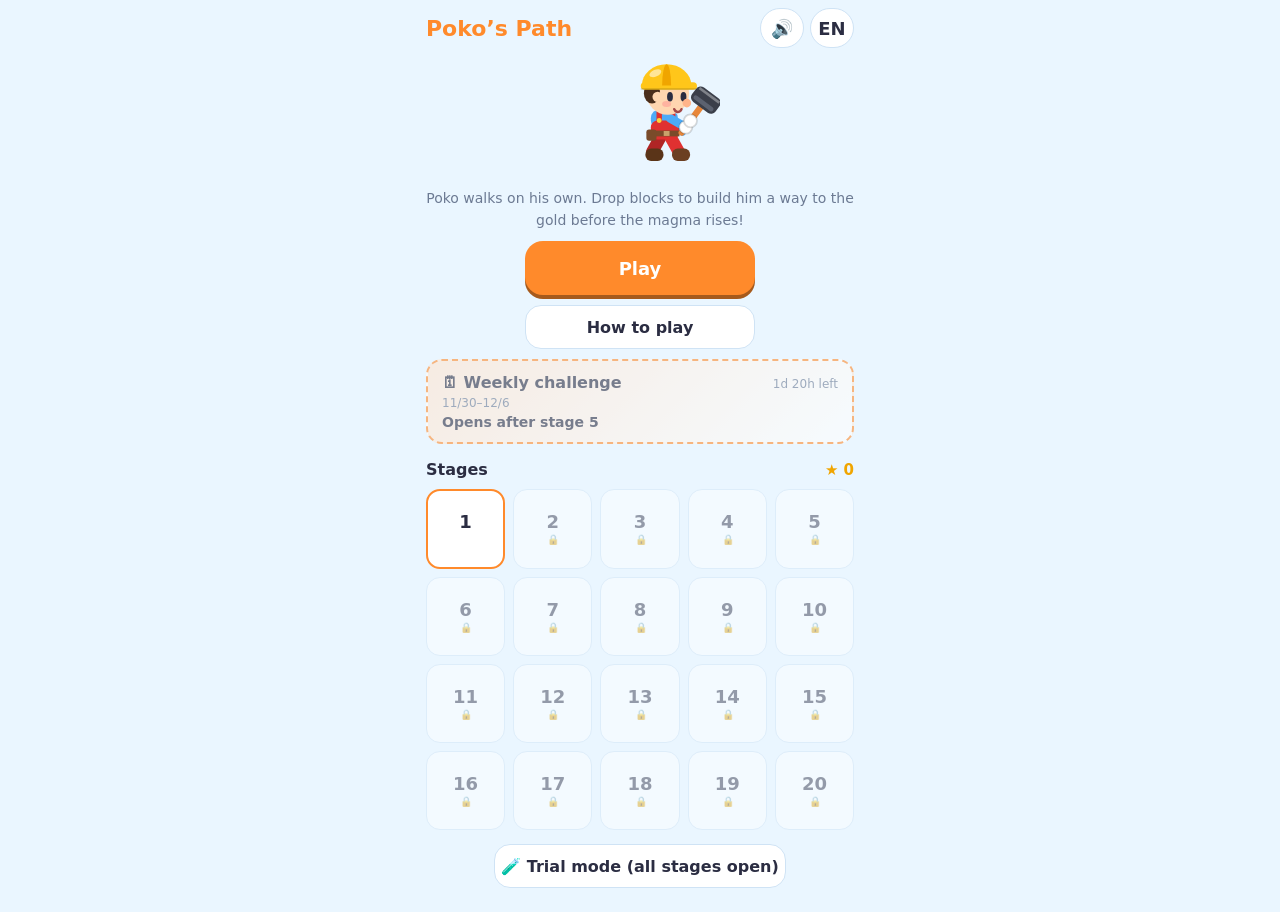
<file: index.html>
<!doctype html>
<html lang="en">
<head>
  <meta charset="utf-8">
  <meta name="viewport" content="width=device-width, initial-scale=1, viewport-fit=cover">
  <title>Poko’s Path</title>
  <meta name="description" content="Poko walks on his own. Drop blocks to build him a way to the gold before the magma rises. Endless stages, for phone or browser.">
  <meta name="theme-color" content="#7cc6fe">
  <meta name="apple-mobile-web-app-capable" content="yes">
  <meta name="mobile-web-app-capable" content="yes">
  <!-- Link previews (social posts, chat apps). Addresses must be absolute: most sites ignore
       relative ones. The game lives at GitHub Pages (repository tekuteku-poko). -->
  <meta property="og:type" content="website">
  <meta property="og:title" content="Poko’s Path">
  <meta property="og:description" content="Drop blocks, build a path, get Poko to the gold before the magma rises. Free, no sign-up.">
  <meta property="og:url" content="https://imaizumiyutaka0107-jpg.github.io/tekuteku-poko/">
  <meta property="og:image" content="https://imaizumiyutaka0107-jpg.github.io/tekuteku-poko/share-en.png">
  <meta property="og:image:width" content="1200">
  <meta property="og:image:height" content="630">
  <meta property="og:image:alt" content="Poko, a little builder, walking up a staircase of colourful blocks above rising magma">
  <meta name="twitter:card" content="summary_large_image">
  <meta name="twitter:title" content="Poko’s Path">
  <meta name="twitter:description" content="Drop blocks, build a path, get Poko to the gold before the magma rises.">
  <meta name="twitter:image" content="https://imaizumiyutaka0107-jpg.github.io/tekuteku-poko/share-en.png">
  <link rel="manifest" href="manifest.json">
  <link rel="icon" href="icon.svg" type="image/svg+xml">
  <link rel="icon" href="icon-192.png" type="image/png" sizes="192x192">
  <link rel="apple-touch-icon" href="icon-192.png">
  <link rel="stylesheet" href="style.css">
</head>
<body>
  <main id="app"></main>
  <noscript>Poko’s Path needs JavaScript.</noscript>
  <script type="module" src="src/main.js"></script>
</body>
</html>
</file>
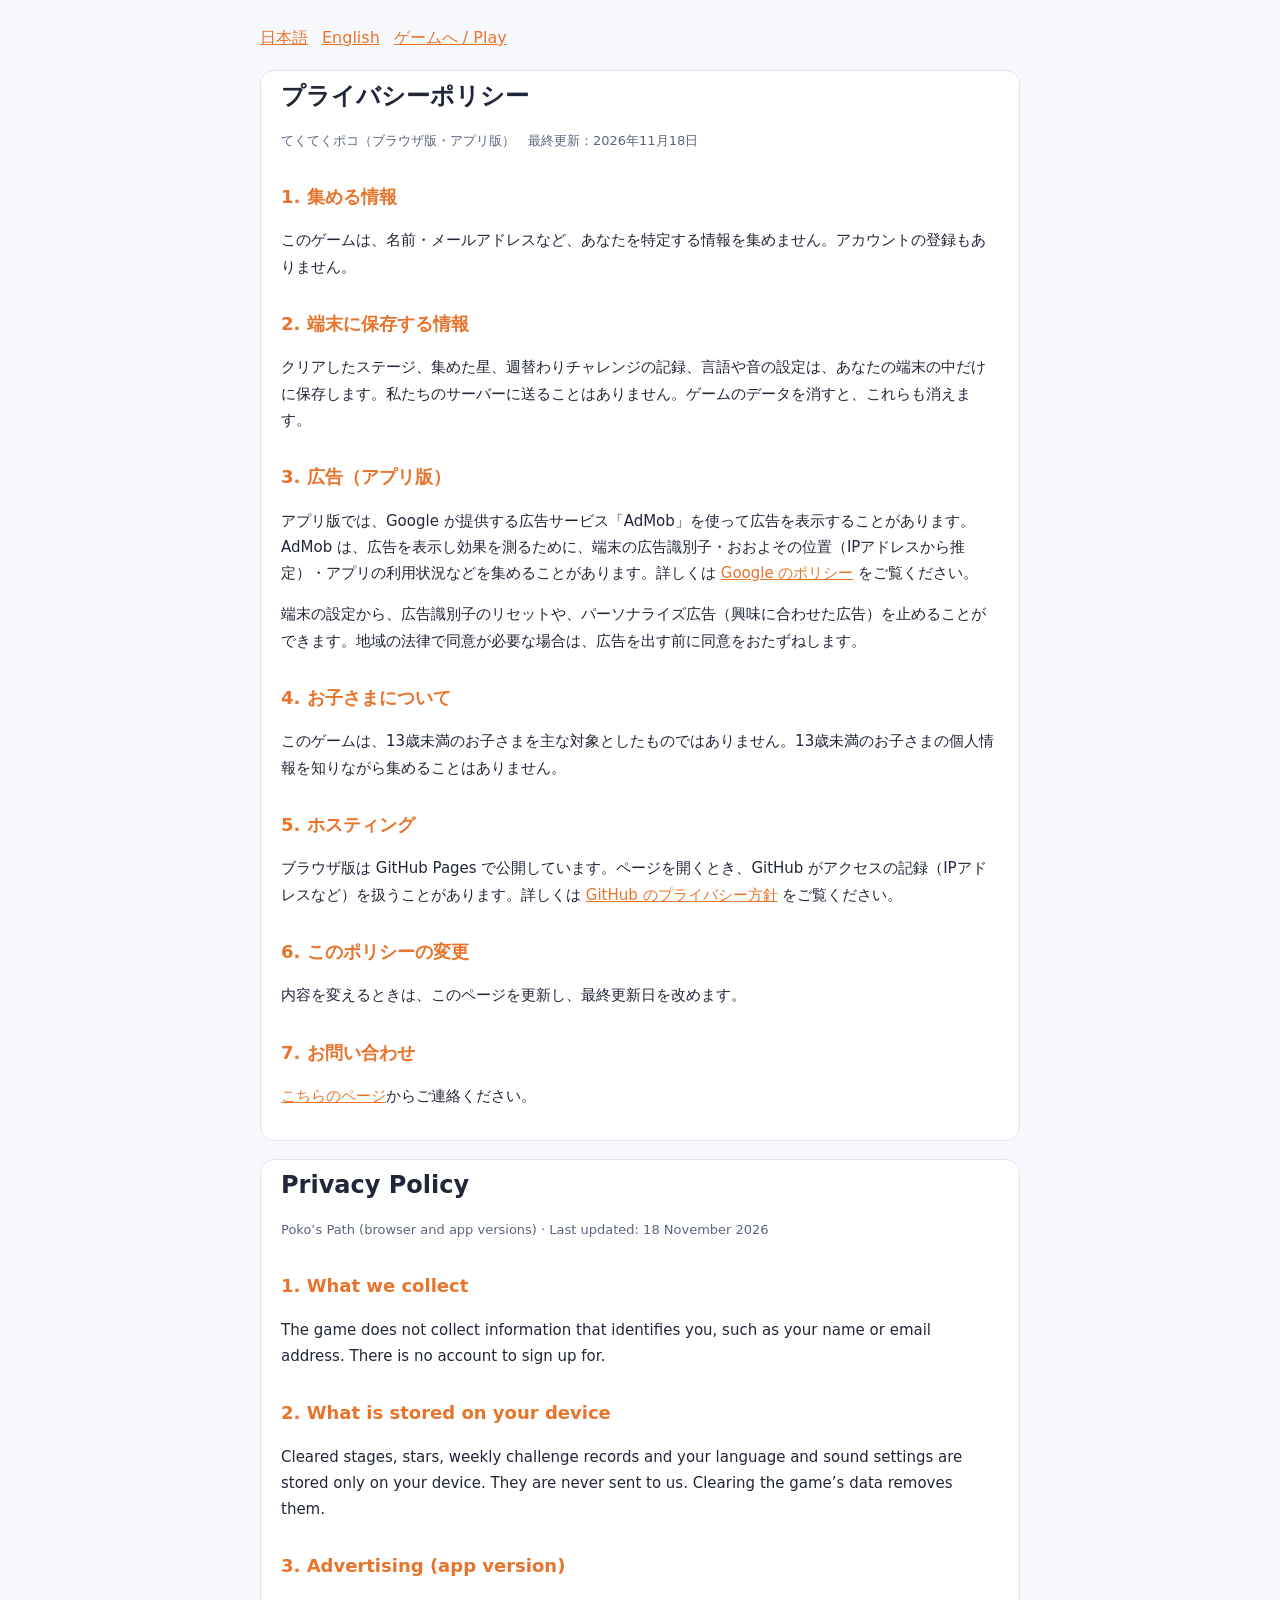
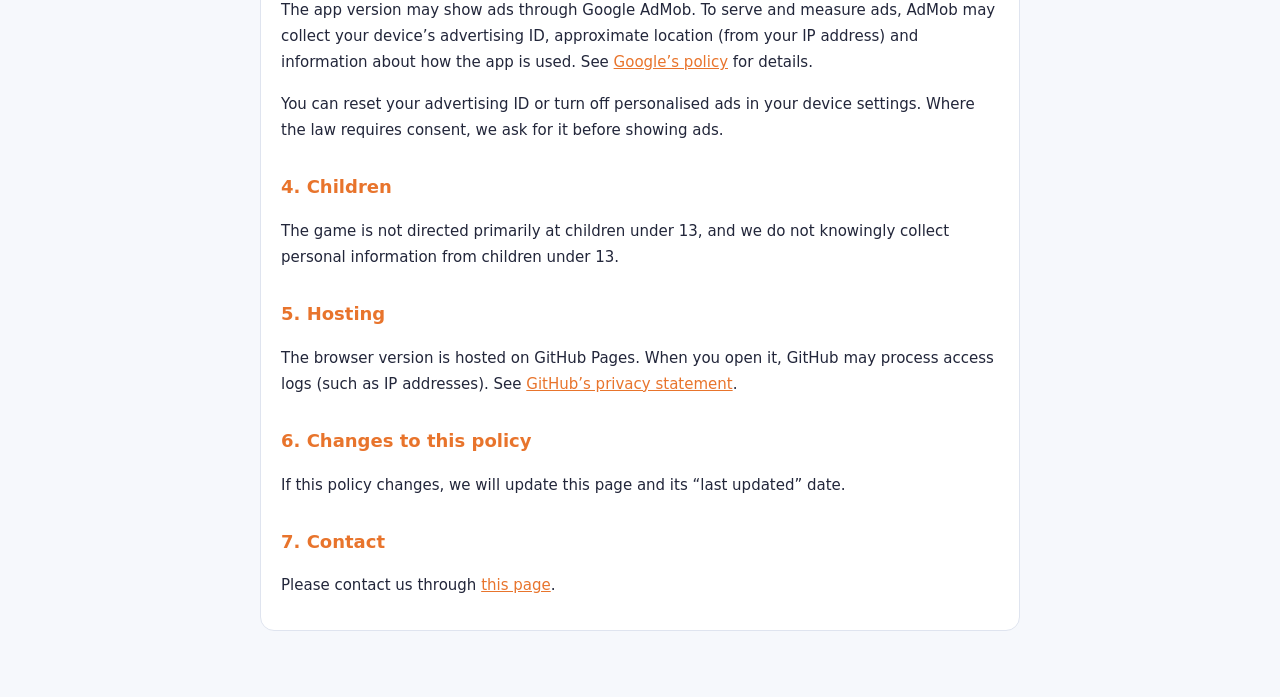
<file: privacy.html>
<!doctype html>
<html lang="ja">
<head>
<meta charset="utf-8">
<meta name="viewport" content="width=device-width, initial-scale=1">
<title>Privacy Policy · てくてくポコ / Poko’s Path</title>
<style>
  :root { --bg: #f6f8fc; --text: #22263a; --muted: #5b6380; --card: #ffffff; --line: #dfe4ef; --accent: #e8742c; }
  @media (prefers-color-scheme: dark) { :root { --bg: #141a2a; --text: #eef3ff; --muted: #a7b1cc; --card: #1e2639; --line: #2e3a55; --accent: #ffa04d; } }
  body { margin: 0; background: var(--bg); color: var(--text); font-family: system-ui, -apple-system, "Segoe UI", "Hiragino Sans", "Noto Sans JP", sans-serif; line-height: 1.75; }
  main { max-width: 760px; margin: 0 auto; padding: 24px 16px 48px; }
  h1 { font-size: 24px; margin: 0 0 4px; }
  h2 { font-size: 18px; margin: 28px 0 6px; color: var(--accent); }
  p, li { font-size: 15px; }
  .card { background: var(--card); border: 1px solid var(--line); border-radius: 14px; padding: 4px 20px 16px; margin: 18px 0; }
  .muted { color: var(--muted); font-size: 13px; }
  nav a { color: var(--accent); margin-right: 14px; }
  a { color: var(--accent); }
</style>
</head>
<body>
<main>
  <nav><a href="#ja">日本語</a><a href="#en">English</a><a href="./">ゲームへ / Play</a></nav>

  <section class="card" id="ja">
    <h1>プライバシーポリシー</h1>
    <p class="muted">てくてくポコ（ブラウザ版・アプリ版）　最終更新：2026年11月18日</p>

    <h2>1. 集める情報</h2>
    <p>このゲームは、名前・メールアドレスなど、あなたを特定する情報を集めません。アカウントの登録もありません。</p>

    <h2>2. 端末に保存する情報</h2>
    <p>クリアしたステージ、集めた星、週替わりチャレンジの記録、言語や音の設定は、あなたの端末の中だけに保存します。私たちのサーバーに送ることはありません。ゲームのデータを消すと、これらも消えます。</p>

    <h2>3. 広告（アプリ版）</h2>
    <p>アプリ版では、Google が提供する広告サービス「AdMob」を使って広告を表示することがあります。AdMob は、広告を表示し効果を測るために、端末の広告識別子・おおよその位置（IPアドレスから推定）・アプリの利用状況などを集めることがあります。詳しくは <a href="https://policies.google.com/technologies/partner-sites" rel="noopener">Google のポリシー</a> をご覧ください。</p>
    <p>端末の設定から、広告識別子のリセットや、パーソナライズ広告（興味に合わせた広告）を止めることができます。地域の法律で同意が必要な場合は、広告を出す前に同意をおたずねします。</p>

    <h2>4. お子さまについて</h2>
    <p>このゲームは、13歳未満のお子さまを主な対象としたものではありません。13歳未満のお子さまの個人情報を知りながら集めることはありません。</p>

    <h2>5. ホスティング</h2>
    <p>ブラウザ版は GitHub Pages で公開しています。ページを開くとき、GitHub がアクセスの記録（IPアドレスなど）を扱うことがあります。詳しくは <a href="https://docs.github.com/site-policy/privacy-policies/github-general-privacy-statement" rel="noopener">GitHub のプライバシー方針</a> をご覧ください。</p>

    <h2>6. このポリシーの変更</h2>
    <p>内容を変えるときは、このページを更新し、最終更新日を改めます。</p>

    <h2>7. お問い合わせ</h2>
    <p><a href="https://github.com/imaizumiyutaka0107-jpg/tekuteku-poko/issues" rel="noopener">こちらのページ</a>からご連絡ください。</p>
  </section>

  <section class="card" id="en" lang="en">
    <h1>Privacy Policy</h1>
    <p class="muted">Poko’s Path (browser and app versions) · Last updated: 18 November 2026</p>

    <h2>1. What we collect</h2>
    <p>The game does not collect information that identifies you, such as your name or email address. There is no account to sign up for.</p>

    <h2>2. What is stored on your device</h2>
    <p>Cleared stages, stars, weekly challenge records and your language and sound settings are stored only on your device. They are never sent to us. Clearing the game’s data removes them.</p>

    <h2>3. Advertising (app version)</h2>
    <p>The app version may show ads through Google AdMob. To serve and measure ads, AdMob may collect your device’s advertising ID, approximate location (from your IP address) and information about how the app is used. See <a href="https://policies.google.com/technologies/partner-sites" rel="noopener">Google’s policy</a> for details.</p>
    <p>You can reset your advertising ID or turn off personalised ads in your device settings. Where the law requires consent, we ask for it before showing ads.</p>

    <h2>4. Children</h2>
    <p>The game is not directed primarily at children under 13, and we do not knowingly collect personal information from children under 13.</p>

    <h2>5. Hosting</h2>
    <p>The browser version is hosted on GitHub Pages. When you open it, GitHub may process access logs (such as IP addresses). See <a href="https://docs.github.com/site-policy/privacy-policies/github-general-privacy-statement" rel="noopener">GitHub’s privacy statement</a>.</p>

    <h2>6. Changes to this policy</h2>
    <p>If this policy changes, we will update this page and its “last updated” date.</p>

    <h2>7. Contact</h2>
    <p>Please contact us through <a href="https://github.com/imaizumiyutaka0107-jpg/tekuteku-poko/issues" rel="noopener">this page</a>.</p>
  </section>
</main>
</body>
</html>
</file>
<file: style.css>
:root {
  --bg: #eaf6ff;
  --surface: #ffffff;
  --text: #2b2d42;
  --muted: #6c7a93;
  --line: #cfe3f5;
  --accent: #ff8a2b;
  --accent-text: #ffffff;
  --sky-top: #9fd8ff;
  --sky-bottom: #e6f6ff;
  --rock: #8a6b52;
  --rock-dot: #6f533e;
  --grass: #69c96b;
  --water: rgba(46, 134, 222, 0.55);
  --ghost: rgba(43, 45, 66, 0.45);
  color-scheme: light;
}
@media (prefers-color-scheme: dark) {
  :root:not([data-theme="light"]) {
    --bg: #141a2a; --surface: #1e2639; --text: #eef3ff; --muted: #9eabc6; --line: #2e3a55;
    --accent: #ffa04d; --accent-text: #141a2a; --sky-top: #24345a; --sky-bottom: #3b4f7a;
    --rock: #6b5442; --rock-dot: #574334; --grass: #4fae58; --water: rgba(64, 156, 255, 0.5); --ghost: rgba(238, 243, 255, 0.5);
    color-scheme: dark;
  }
}
:root[data-theme="dark"] {
  --bg: #141a2a; --surface: #1e2639; --text: #eef3ff; --muted: #9eabc6; --line: #2e3a55;
  --accent: #ffa04d; --accent-text: #141a2a; --sky-top: #24345a; --sky-bottom: #3b4f7a;
  --rock: #6b5442; --rock-dot: #574334; --grass: #4fae58; --water: rgba(64, 156, 255, 0.5); --ghost: rgba(238, 243, 255, 0.5);
  color-scheme: dark;
}

* { box-sizing: border-box; }
html, body { margin: 0; }
body {
  background: var(--bg); color: var(--text);
  font-family: system-ui, -apple-system, "Segoe UI", "Hiragino Maru Gothic ProN", "Hiragino Sans", "Noto Sans JP", sans-serif;
  -webkit-tap-highlight-color: transparent; touch-action: manipulation; user-select: none; -webkit-user-select: none;
  overscroll-behavior: none;
}
#app {
  max-width: 460px; margin: 0 auto; padding: max(8px, env(safe-area-inset-top)) 16px max(12px, env(safe-area-inset-bottom));
  display: flex; flex-direction: column; gap: 10px; min-height: 100dvh; position: relative;
}
button, a { font: inherit; color: inherit; cursor: pointer; }
a { text-decoration: none; }

.topbar { display: flex; justify-content: space-between; align-items: center; gap: 8px; }
.title { margin: 0; font-size: 22px; font-weight: 900; color: var(--accent); }
.tools { display: flex; gap: 6px; }
.tools button, .icon-btn {
  border: 1px solid var(--line); background: var(--surface); border-radius: 999px; min-width: 44px; height: 40px;
  font-weight: 800; display: inline-flex; align-items: center; justify-content: center; font-size: 18px;
}

/* Home */
.hero { display: flex; flex-direction: column; align-items: center; gap: 10px; text-align: center; }
.mascot { width: 160px; height: 120px; }
.tagline { margin: 0; color: var(--muted); line-height: 1.55; font-size: 14px; }
.primary {
  display: inline-flex; align-items: center; justify-content: center; min-width: 230px; height: 54px; padding: 0 20px;
  border-radius: 18px; border: 0; background: var(--accent); color: var(--accent-text); font-weight: 900; font-size: 18px;
  box-shadow: 0 4px 0 color-mix(in srgb, var(--accent) 65%, #000);
}
.primary:active { transform: translateY(2px); box-shadow: 0 2px 0 color-mix(in srgb, var(--accent) 65%, #000); }
.ghost {
  display: inline-flex; align-items: center; justify-content: center; min-width: 230px; height: 44px;
  border-radius: 16px; border: 1px solid var(--line); background: var(--surface); font-weight: 700;
}
.section { margin: 6px 0 0; font-size: 16px; display: flex; justify-content: space-between; align-items: baseline; }
.total { color: #f0a500; font-size: 15px; }
.tiles { display: grid; grid-template-columns: repeat(5, 1fr); gap: 8px; }
.tile {
  aspect-ratio: 1; border-radius: 14px; background: var(--surface); border: 1px solid var(--line);
  display: flex; flex-direction: column; align-items: center; justify-content: center; gap: 2px;
}
.tile b { font-size: 18px; }
.tile-stars { font-size: 10px; color: #f0a500; min-height: 12px; letter-spacing: -1px; }
.tile.current { border: 2px solid var(--accent); }
.tile.locked { opacity: 0.45; }
.weekly-card {
  display: flex; flex-direction: column; gap: 4px; padding: 12px 14px; border-radius: 16px;
  background: linear-gradient(135deg, color-mix(in srgb, var(--accent) 22%, var(--surface)), var(--surface));
  border: 2px solid var(--accent); color: inherit; text-decoration: none;
}
.weekly-card.locked { opacity: 0.6; border-style: dashed; }
.wk-top { display: flex; justify-content: space-between; align-items: baseline; gap: 8px; }
.wk-top b { font-size: 16px; }
.wk-left, .wk-range { font-size: 12px; color: var(--muted); }
.wk-best { font-size: 14px; font-weight: 700; }
.wk-stars { color: #f0a500; letter-spacing: -1px; }
.timer { margin-left: 8px; font-variant-numeric: tabular-nums; font-weight: 800; font-size: 13px; }
.weekly-note { margin: 0 8px; font-size: 14px; line-height: 1.5; text-align: center; }
.weekly-time { margin: 0; display: flex; flex-direction: column; align-items: center; gap: 2px; }
.weekly-time b { font-size: 28px; font-variant-numeric: tabular-nums; }
.weekly-time small { font-size: 13px; opacity: 0.85; }
.share-text { width: min(260px, 90%); height: 80px; font-size: 12px; border-radius: 10px; }
.tile-climb { font-size: 10px; color: var(--muted); }
.trial-btn { align-self: center; margin: 4px 0 12px; }
.trial-btn[aria-pressed="true"] { border-color: var(--accent); }
.trial { display: flex; flex-direction: column; gap: 10px; padding: 12px; border: 2px dashed var(--accent); border-radius: 16px; background: var(--surface); }
.trial-note { margin: 0; font-size: 13px; color: var(--muted); }
.jump { display: flex; gap: 8px; align-items: center; flex-wrap: wrap; }
.jump label { display: flex; gap: 6px; align-items: center; font-weight: 700; }
.jump input { width: 90px; height: 44px; font-size: 18px; border-radius: 12px; border: 1px solid var(--line); padding: 0 10px; background: var(--surface); color: inherit; }
.primary.small { min-width: 0; height: 44px; font-size: 16px; }
.chips { display: flex; flex-wrap: wrap; gap: 6px; }
.chip { display: inline-flex; flex-direction: column; align-items: center; padding: 6px 10px; border-radius: 12px; border: 1px solid var(--line); background: var(--surface); font-weight: 700; font-size: 13px; }
.chip small { color: var(--muted); font-weight: 400; }

/* Playing */
.play-bar { gap: 8px; }
.stage-name { flex: 1; min-width: 0; display: flex; flex-direction: column; line-height: 1.2; }
.stage-name b { font-size: 16px; white-space: nowrap; overflow: hidden; text-overflow: ellipsis; }
.star-row { color: #f0a500; font-size: 18px; letter-spacing: 1px; }
.next-box { display: flex; align-items: center; gap: 4px; font-size: 11px; color: var(--muted); font-weight: 700; }
.next { width: 48px; height: 48px; background: var(--surface); border: 1px solid var(--line); border-radius: 12px; }

.board-wrap { --cols: 12; --rows: 18; position: relative; align-self: center; width: min(100%, calc((100dvh - 210px) * var(--cols) / var(--rows))); }
.board { display: block; width: 100%; aspect-ratio: var(--cols) / var(--rows); border-radius: 18px; touch-action: none; border: 3px solid var(--line); }
.over, .sheet {
  position: absolute; inset: 0; border-radius: 18px; display: flex; flex-direction: column; align-items: center; justify-content: center;
  gap: 10px; padding: 20px; background: color-mix(in srgb, var(--bg) 80%, transparent); backdrop-filter: blur(3px); text-align: center;
}
.over[hidden] { display: none; }
.over p { margin: 0; }
.over-title { font-weight: 900; font-size: 22px; }
.big-stars { font-size: 52px; letter-spacing: 6px; }
.big-stars span { color: color-mix(in srgb, var(--muted) 45%, transparent); display: inline-block; }
.big-stars span.on { color: #ffc107; animation: pop 0.45s both; }
@keyframes pop { 0% { transform: scale(0.2); opacity: 0; } 70% { transform: scale(1.25); } 100% { transform: scale(1); opacity: 1; } }

.pad { display: grid; grid-template-columns: 1fr 1fr 1fr 1fr; gap: 8px; margin-top: auto; } /* down by the thumbs */
.pad-btn {
  height: 62px; border-radius: 18px; border: 1px solid var(--line); background: var(--surface); font-size: 26px; font-weight: 900;
  box-shadow: 0 3px 0 var(--line); touch-action: none;
}
.pad-btn:active { transform: translateY(2px); box-shadow: 0 1px 0 var(--line); background: color-mix(in srgb, var(--accent) 18%, var(--surface)); }
.pad-btn.drop { background: color-mix(in srgb, var(--accent) 22%, var(--surface)); }

/* How to play */
.sheet { position: fixed; z-index: 5; border-radius: 0; }
.sheet-card {
  background: var(--surface); border: 1px solid var(--line); border-radius: 20px; padding: 20px; max-width: 400px; width: 100%;
  display: flex; flex-direction: column; gap: 10px; text-align: left;
}
.sheet-card h2 { margin: 0; font-size: 20px; }
.sheet-card p { margin: 0; line-height: 1.55; font-size: 14px; }
.howto { list-style: none; margin: 0; padding: 0; display: flex; flex-direction: column; gap: 8px; }
.howto li { display: flex; gap: 10px; align-items: center; font-size: 14px; }
.howto b { min-width: 52px; height: 36px; border-radius: 10px; background: var(--bg); display: inline-flex; align-items: center; justify-content: center; }
.keys { color: var(--muted); font-size: 12px !important; }
.sheet-card .primary { align-self: center; }

/* Wide screens (a browser on a computer): the pad is still there, but the keyboard is the easy way. */
@media (hover: hover) and (pointer: fine) {
  .pad-btn { height: 52px; }
}

/* The PC version: a computer with a mouse and a wide window. The board on the left, as big as
   the window allows; one column on the right with the stage, its stars, the next block and the
   controls. No touch pad. */
.pc-panel, .pc-backdrop { display: none; }
@media (hover: hover) and (pointer: fine) and (min-width: 900px) and (min-height: 560px) {
  /* The whole window: no width cap; sizes grow with the screen (u = one "unit" of it; s = the
     right column's unit, a little smaller in a short window so the column always fits). */
  #app:has(.pc-panel) {
    --u: clamp(1px, min(0.075vw, 0.16vh), 2.2px);
    --s: clamp(0.8px, min(var(--u), 0.125vh), 2.2px);
    --side: min(calc(300 * var(--u)), 22vw);
    max-width: none; width: 100vw; height: 100dvh; min-height: 0; padding: calc(14 * var(--u)) calc(28 * var(--u));
    display: grid; grid-template-columns: auto var(--side); grid-template-rows: auto auto;
    justify-content: center; align-content: center; column-gap: calc(28 * var(--u)); row-gap: calc(14 * var(--s));
  }
  /* The stage's scenery, spread across the window and softened, behind everything. */
  .pc-backdrop {
    display: block; position: fixed; inset: 0; width: 100vw; height: 100vh; z-index: 0; pointer-events: none;
  }
  #app:has(.pc-panel) > :not(.pc-backdrop) { position: relative; z-index: 1; }
  #app:has(.pc-panel) .play-bar, .pc-panel {
    background: color-mix(in srgb, var(--surface) 86%, transparent); backdrop-filter: blur(8px);
    border: 1px solid var(--line); border-radius: calc(20 * var(--s)); padding: calc(18 * var(--s));
    box-shadow: 0 10px 30px rgba(0, 0, 0, 0.25); box-sizing: border-box; width: 100%;
  }
  /* The board: as tall as the window, as wide as the space left of the column. */
  #app:has(.pc-panel) .board-wrap {
    grid-column: 1; grid-row: 1 / span 2; align-self: center;
    width: min(calc((100dvh - 28 * var(--u)) * var(--cols) / var(--rows)), calc(100vw - var(--side) - 84 * var(--u)));
  }
  #app:has(.pc-panel) .board { cursor: crosshair; border-width: 4px; box-shadow: 0 16px 50px rgba(0, 0, 0, 0.4); }
  #app:has(.pc-panel) .pad { display: none; }
  /* The stage card: back and pause side by side, then the stage, its stars, the next block. */
  #app:has(.pc-panel) .play-bar {
    grid-column: 2; grid-row: 1; align-self: end;
    display: grid; grid-template-columns: 1fr 1fr; gap: calc(12 * var(--s)); align-items: center;
  }
  #app:has(.pc-panel) .play-bar .icon-btn { width: 100%; height: calc(44 * var(--s)); border-radius: calc(12 * var(--s)); font-size: calc(18 * var(--s)); }
  #app:has(.pc-panel) .play-bar > a.icon-btn { grid-column: 1; grid-row: 1; }
  #app:has(.pc-panel) .play-bar .pause { grid-column: 2; grid-row: 1; }
  #app:has(.pc-panel) .stage-name { grid-column: 1 / -1; grid-row: 2; }
  #app:has(.pc-panel) .stage-name b { font-size: calc(26 * var(--s)); white-space: normal; }
  #app:has(.pc-panel) .star-row { font-size: calc(30 * var(--s)); }
  #app:has(.pc-panel) .timer { font-size: calc(20 * var(--s)); }
  #app:has(.pc-panel) .next-box {
    grid-column: 1 / -1; grid-row: 3; display: flex; flex-direction: column; align-items: center; gap: calc(8 * var(--s)); font-size: calc(16 * var(--s));
  }
  #app:has(.pc-panel) .next { width: min(calc(140 * var(--s)), 100%); height: auto; aspect-ratio: 1; border-radius: calc(18 * var(--s)); }
  /* The controls, under the stage card. */
  .pc-panel {
    display: flex; flex-direction: column; gap: calc(11 * var(--s)); grid-column: 2; grid-row: 2; align-self: start;
  }
  .pc-full {
    border: 1px solid var(--line); background: var(--accent); color: var(--accent-text); border-radius: calc(12 * var(--s));
    height: calc(42 * var(--s)); font-weight: 900; font-size: calc(16 * var(--s));
  }
  .pc-panel h2 { margin: 0; font-size: calc(16 * var(--s)); color: var(--muted); }
  .pc-keys { list-style: none; margin: 0; padding: 0; display: flex; flex-direction: column; gap: calc(6 * var(--s)); font-size: calc(14 * var(--s)); }
  .pc-keys + .pc-keys { border-top: 1px solid var(--line); padding-top: calc(11 * var(--s)); }
  .pc-keys li { display: flex; justify-content: space-between; align-items: center; gap: 8px; }
  .pc-keys kbd {
    font: inherit; font-weight: 800; font-size: calc(13 * var(--s)); padding: calc(3 * var(--s)) calc(8 * var(--s)); border-radius: 7px; white-space: nowrap;
    background: var(--bg); border: 1px solid var(--line); box-shadow: 0 2px 0 var(--line);
  }
  .pc-keys span { color: var(--muted); text-align: right; }
}

/* A smaller PC window (a game site's embedded frame, a laptop): just the stage card on the right
   (the controls are also under "How to play"), so the board can be bigger. */
@media (hover: hover) and (pointer: fine) and (min-width: 900px) and (max-width: 1279px) and (min-height: 560px) {
  #app:has(.pc-panel) { --side: min(calc(240 * var(--u)), 24vw); }
  #app:has(.pc-panel) .pc-panel { display: none; }
  #app:has(.pc-panel) .play-bar { grid-row: 1 / span 2; align-self: center; }
}
</file>
